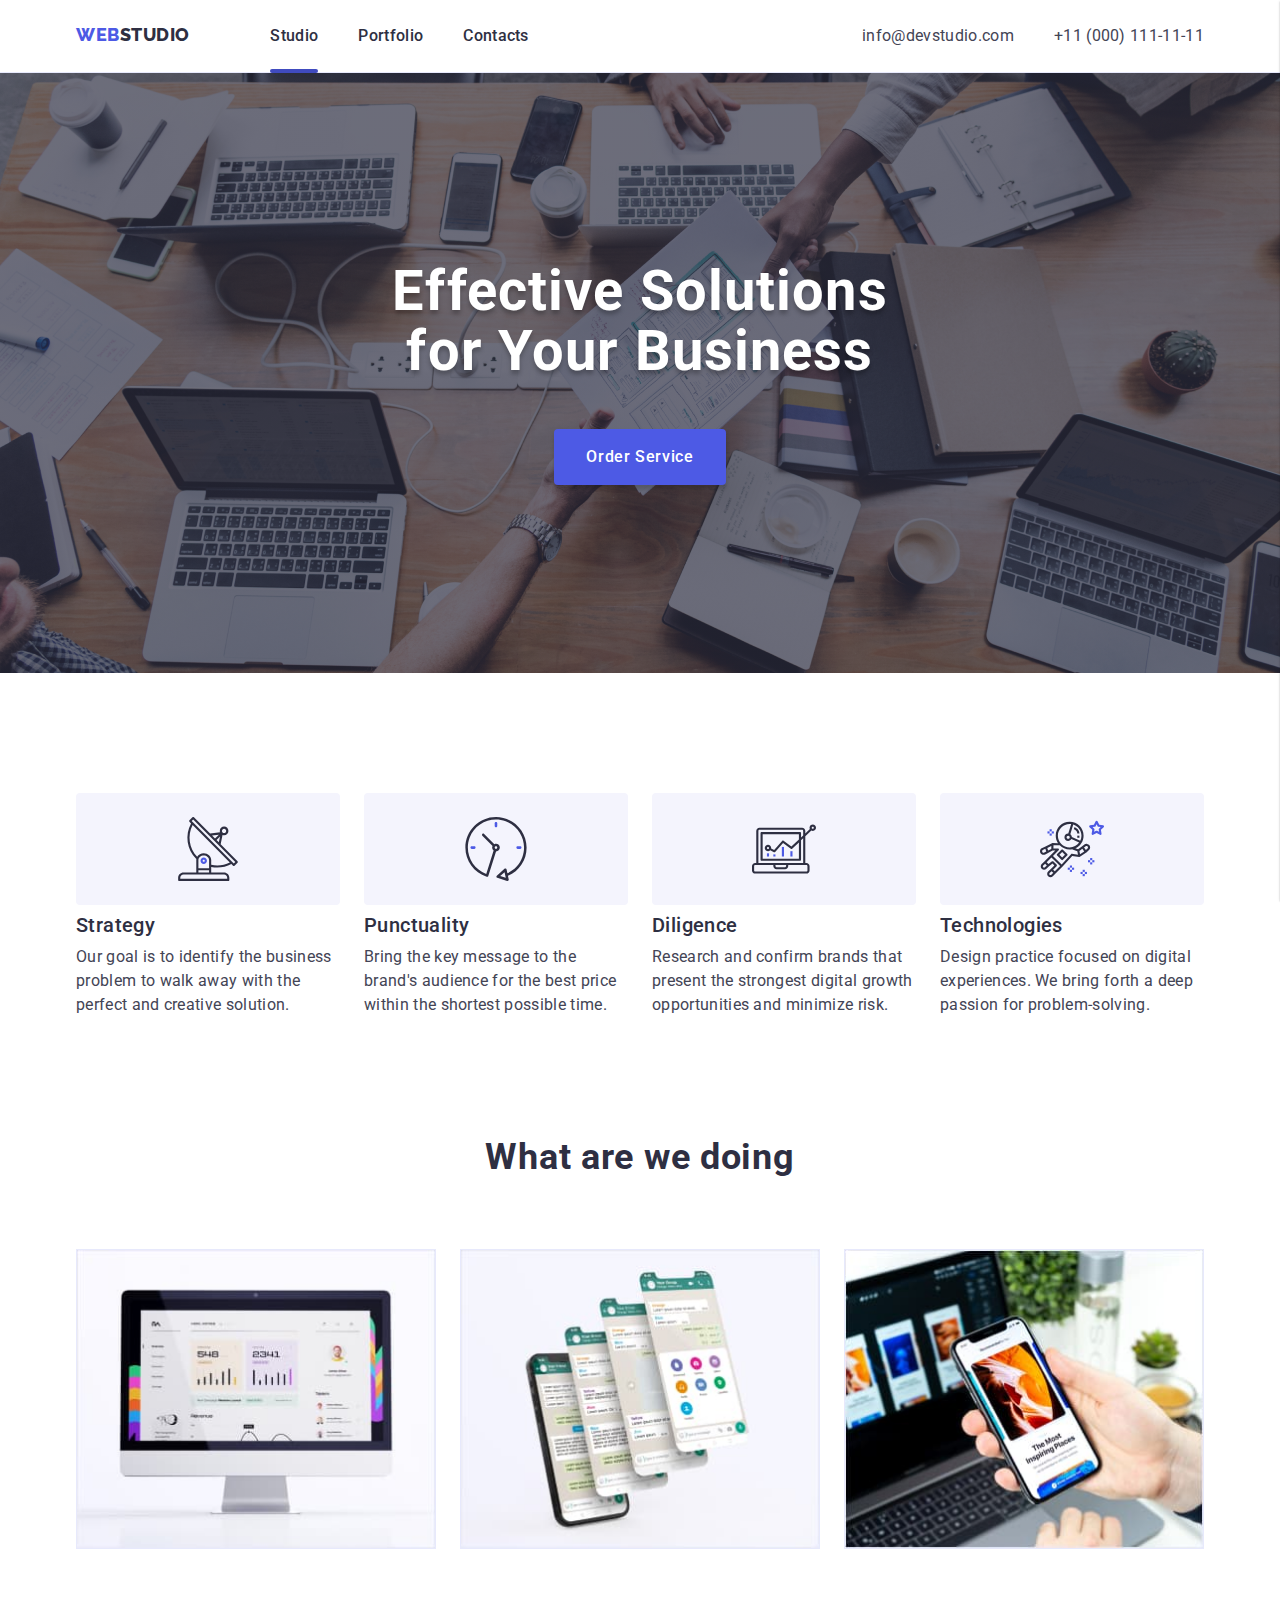
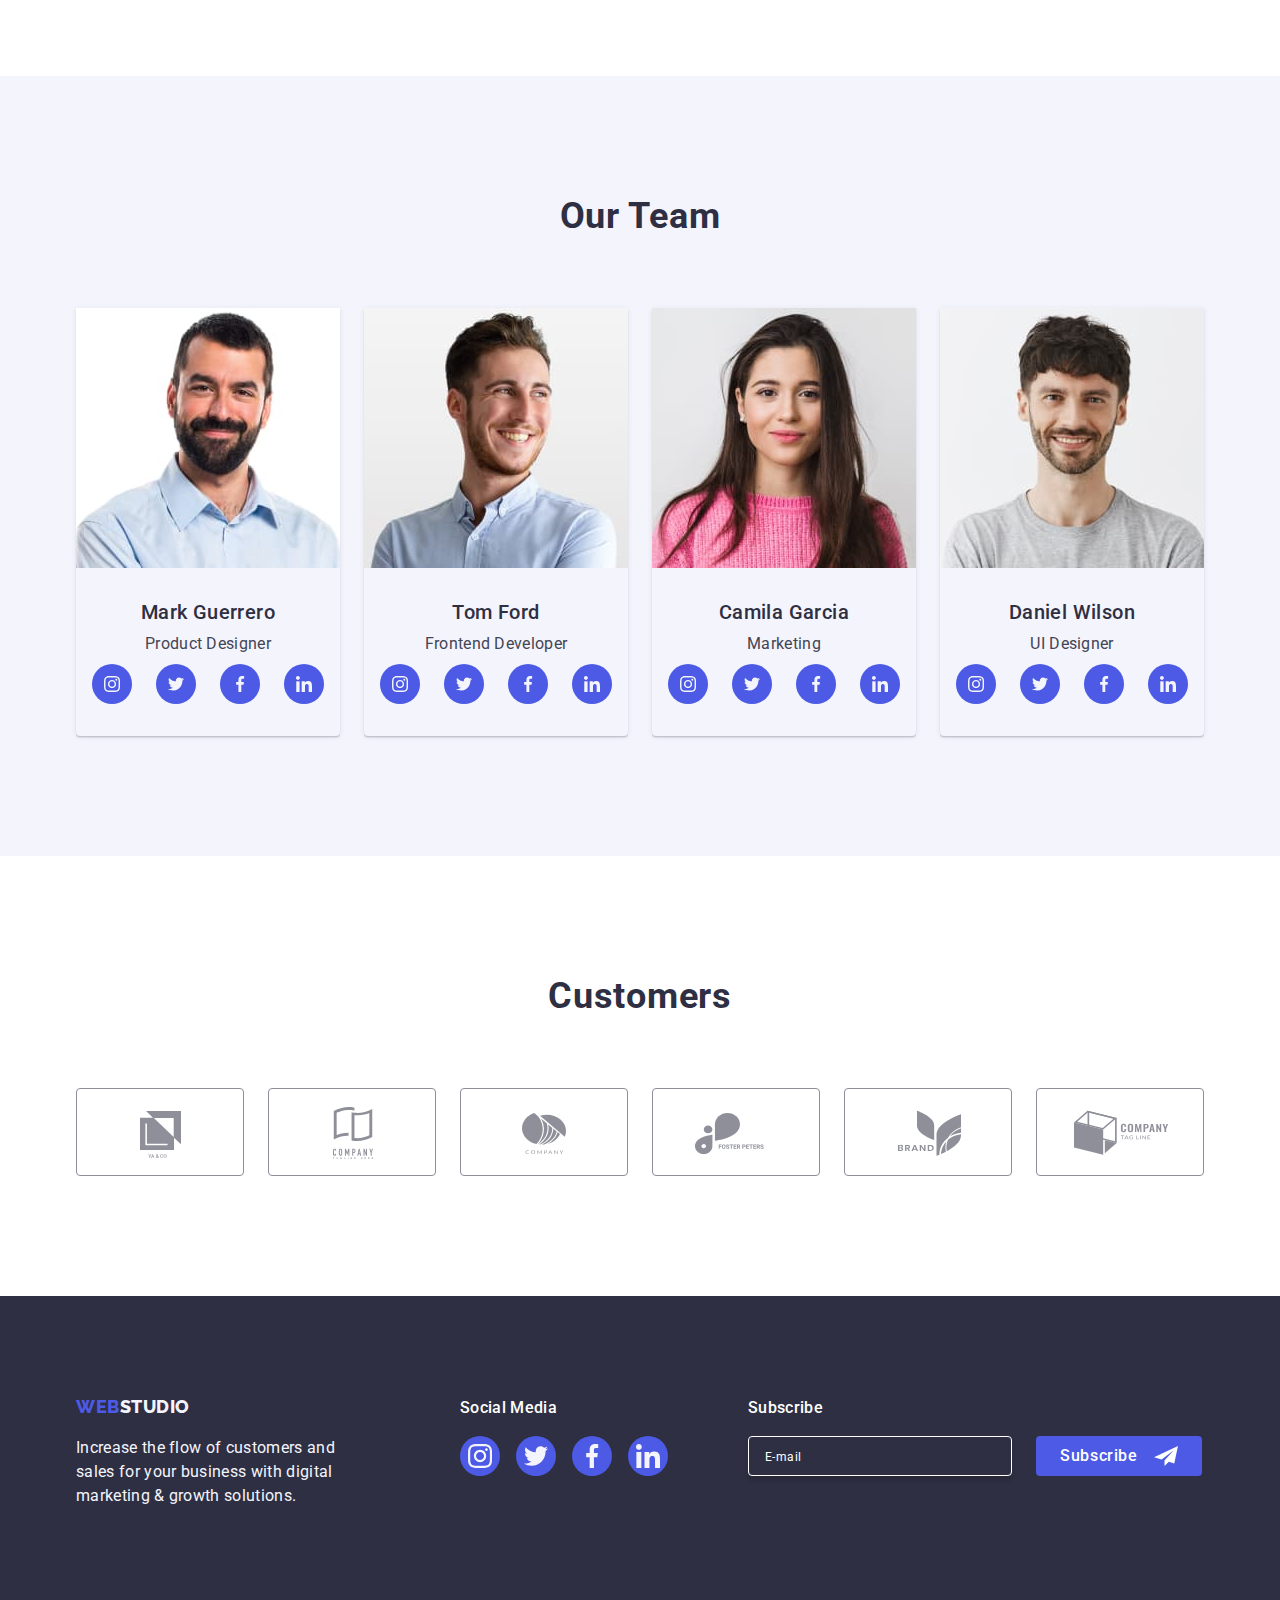
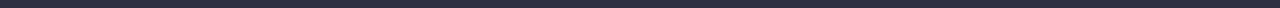
<file: index.html>
<!doctype html>

<html lang="en">
  <head>
    <meta charset="utf-8">
    <meta name="viewport" content="width=device-width, initial-scale-1.0">
    <meta name="description" content="GoIT Homework">
    <title>GoIT Homework 07</title>
    <link rel="stylesheet" href="css/style.css">
    <link rel="stylesheet" href="css/modern-normalize.css">
    <link rel="stylesheet" href="https://fonts.googleapis.com/css2?family=Raleway:wght@800&family=Roboto:wght@400;500;700;900&display=swap">
  </head>

  <body>
    <header class="body-header">
      <div class="header container">
        <nav>
          <a class="logo" href="index.html">
            WEB<span class="logo-header">STUDIO</span>
          </a>

          <ul class="navigation-list">
            <li>
              <a class="navigation-link navigation-active" href="index.html">Studio</a>
            </li>

            <li>
              <a class="navigation-link" href="portfolio.html">Portfolio</a>
            </li>

            <li>
              <a class="navigation-link" href="#">Contacts</a>
            </li>
          </ul>
        </nav>

        <address>
          <ul class="address-list">
            <li>
              <a class="address-link" href="mailto:info@devstudio.com">info@devstudio.com</a>
            </li>
            
            <li>
              <a class="address-link" href="tel:+110001111111">+11 (000) 111-11-11</a>
            </li>
          </ul>
        </address>

        <button class="menu-toggle js-open-menu" aria-expanded="false" aria-controls="mobile-menu">
          <svg class="burger-menu-icon" width="32" height="22" viewBox="0 0 32 22">
            <use href="images/icons.svg#burger"></use>
          </svg>
        </button>
      </div>
    </header>

    <main>
      <section class="hero-section">
        <div class="hero">
          <h1 class="hero-title">Effective Solutions for Your Business</h1>

          <button class="order-button" type="button" data-modal-open>
            Order Service
          </button>
        </div>
      </section>

      <section class="advantage-section">
        <div class="container">
          <ul class="advantage-list">
            <li class="advantage-item">
              <div class="advantage-background">
                <svg class="advantage-icon" width="64" height="64" viewBox="0 0 64 64">
                  <use href="images/icons.svg#strategy"></use>
                </svg>
              </div>
              <h3>Strategy</h3>
              <p>
                Our goal is to identify the business
                problem to walk away with the
                perfect and creative solution.
              </p>
            </li>

            <li class="advantage-item">
              <div class="advantage-background">
                <svg class="advantage-icon" width="64" height="64" viewBox="0 0 64 64">
                  <use href="images/icons.svg#punctuality"></use>
                </svg>
              </div>
              <h3>Punctuality</h3>
              <p>
                Bring the key message to the
                brand's audience for the best price
                within the shortest possible time.
              </p>
            </li>

            <li class="advantage-item">
              <div class="advantage-background">
                <svg class="advantage-icon" width="64" height="64" viewBox="0 0 64 64">
                  <use href="images/icons.svg#diligence"></use>
                </svg>
              </div>
              <h3>Diligence</h3>
              <p>
                Research and confirm brands that
                present the strongest digital growth
                opportunities and minimize risk.
              </p>
            </li>

            <li class="advantage-item">
              <div class="advantage-background">
                <svg class="advantage-icon" width="64" height="64" viewBox="0 0 64 64">
                  <use href="images/icons.svg#technologies"></use>
                </svg>
              </div>
              <h3>Technologies</h3>
              <p>
                Design practice focused on digital
                experiences. We bring forth a deep
                passion for problem-solving.
              </p>
            </li>
          </ul>
        </div>
      </section>

      <section class="service-section">
        <div class="container">
          <h2 class="service-title">What are we doing</h2>

          <ul class="service-list">
            <li>
              <img
                src="images/dashboard-statistics.jpg"
                alt="A monitor presenting graphical data"
                width="360"
              >
            </li>

            <li>
              <img
                src="images/mobile-messaging.jpg"
                alt="Smartphone visualizing messaging feature"
                width="360"
              >
            </li>

            <li>
              <img
                src="images/mobile-application.jpg"
                alt="Smartphone in hand showing some web content"
                width="360"
              >
            </li>
          </ul>
        </div>
      </section>

      <section class="team-section">
        <div class="container">
          <h2 class="team-title">Our Team</h2>

          <ul class="team-list">
            <li class="team-item">
              <img
                src="images/member-mark-guerrero-product-designer.jpg"
                alt="Mark Guerrero"
                width="264"
              >
              <div class="team-details">
                <h4>Mark Guerrero</h4>
                <p>Product Designer</p>
                <ul class="team-socmed-list">
                  <li>
                    <a class="team-socmed-item" href="#" target="_blank" rel="noreferrer noopener">
                      <svg class="team-socmed-icon" width="16" height="16" viewBox="0 0 16 16">
                        <use href="images/icons.svg#instagram"></use>
                      </svg>
                    </a>
                  </li>

                  <li>
                    <a class="team-socmed-item" href="#" target="_blank" rel="noreferrer noopener">
                      <svg class="team-socmed-icon" width="16" height="16" viewBox="0 0 16 16">
                        <use href="images/icons.svg#twitter"></use>
                      </svg>
                    </a>
                  </li>

                  <li>
                    <a class="team-socmed-item" href="#" target="_blank" rel="noreferrer noopener">
                      <svg class="team-socmed-icon" width="16" height="16" viewBox="0 0 16 16">
                        <use href="images/icons.svg#facebook"></use>
                      </svg>
                    </a>
                  </li>

                  <li>
                    <a class="team-socmed-item" href="#" target="_blank" rel="noreferrer noopener">
                      <svg class="team-socmed-icon" width="16" height="16" viewBox="0 0 16 16">
                        <use href="images/icons.svg#linkedin"></use>
                      </svg>
                    </a>
                  </li>
                </ul>
              </div>
            </li>

            <li class="team-item">
              <img
                src="images/member-tom-ford-frontend-developer.jpg"
                alt="Tom Ford"
                width="264"
              >
              <div class="team-details">
                <h4>Tom Ford</h4>
                <p>Frontend Developer</p>
                <ul class="team-socmed-list">
                  <li>
                    <a class="team-socmed-item" href="#" target="_blank" rel="noreferrer noopener">
                      <svg class="team-socmed-icon" width="16" height="16" viewBox="0 0 24 24">
                        <use href="images/icons.svg#instagram"></use>
                      </svg>
                    </a>
                  </li>

                  <li>
                    <a class="team-socmed-item" href="#" target="_blank" rel="noreferrer noopener">
                      <svg class="team-socmed-icon" width="16" height="16" viewBox="0 0 16 16">
                        <use href="images/icons.svg#twitter"></use>
                      </svg>
                    </a>
                  </li>

                  <li>
                    <a class="team-socmed-item" href="#" target="_blank" rel="noreferrer noopener">
                      <svg class="team-socmed-icon" width="16" height="16" viewBox="0 0 16 16">
                        <use href="images/icons.svg#facebook"></use>
                      </svg>
                    </a>
                  </li>

                  <li>
                    <a class="team-socmed-item" href="#" target="_blank" rel="noreferrer noopener">
                      <svg class="team-socmed-icon" width="16" height="16" viewBox="0 0 16 16">
                        <use href="images/icons.svg#linkedin"></use>
                      </svg>
                    </a>
                  </li>
                </ul>
              </div>
            </li>

            <li class="team-item">
              <img
                src="images/member-camila-garcia-marketing.jpg"
                alt="Camila Garcia"
                width="264"
              >
              <div class="team-details">
                <h4>Camila Garcia</h4>
                <p>Marketing</p>
                <ul class="team-socmed-list">
                  <li>
                    <a class="team-socmed-item" href="#" target="_blank" rel="noreferrer noopener">
                      <svg class="team-socmed-icon" width="16" height="16" viewBox="0 0 24 24">
                        <use href="images/icons.svg#instagram"></use>
                      </svg>
                    </a>
                  </li>

                  <li>
                    <a class="team-socmed-item" href="#" target="_blank" rel="noreferrer noopener">
                      <svg class="team-socmed-icon" width="16" height="16" viewBox="0 0 16 16">
                        <use href="images/icons.svg#twitter"></use>
                      </svg>
                    </a>
                  </li>

                  <li>
                    <a class="team-socmed-item" href="#" target="_blank" rel="noreferrer noopener">
                      <svg class="team-socmed-icon" width="16" height="16" viewBox="0 0 16 16">
                        <use href="images/icons.svg#facebook"></use>
                      </svg>
                    </a>
                  </li>

                  <li>
                    <a class="team-socmed-item" href="#" target="_blank" rel="noreferrer noopener">
                      <svg class="team-socmed-icon" width="16" height="16" viewBox="0 0 16 16">
                        <use href="images/icons.svg#linkedin"></use>
                      </svg>
                    </a>
                  </li>
                </ul>
              </div>
            </li>

            <li class="team-item">
              <img
                src="images/member-daniel-wilson-ui-designer.jpg"
                alt="Daniel Wilson"
                width="264"
              >
              <div class="team-details">
                <h4>Daniel Wilson</h4>
                <p>UI Designer</p>
                <ul class="team-socmed-list">
                  <li>
                    <a class="team-socmed-item" href="#" target="_blank" rel="noreferrer noopener">
                      <svg class="team-socmed-icon" width="16" height="16" viewBox="0 0 24 24">
                        <use href="images/icons.svg#instagram"></use>
                      </svg>
                    </a>
                  </li>

                  <li>
                    <a class="team-socmed-item" href="#" target="_blank" rel="noreferrer noopener">
                      <svg class="team-socmed-icon" width="16" height="16" viewBox="0 0 16 16">
                        <use href="images/icons.svg#twitter"></use>
                      </svg>
                    </a>
                  </li>

                  <li>
                    <a class="team-socmed-item" href="#" target="_blank" rel="noreferrer noopener">
                      <svg class="team-socmed-icon" width="16" height="16" viewBox="0 0 16 16">
                        <use href="images/icons.svg#facebook"></use>
                      </svg>
                    </a>
                  </li>

                  <li>
                    <a class="team-socmed-item" href="#" target="_blank" rel="noreferrer noopener">
                      <svg class="team-socmed-icon" width="16" height="16" viewBox="0 0 16 16">
                        <use href="images/icons.svg#linkedin"></use>
                      </svg>
                    </a>
                  </li>
                </ul>
              </div>
            </li>
          </ul>
        </div>
      </section>

      <section class="customer-section">
        <div>
          <h2 class="customer-title">Customers</h2>

          <ul class="customer-list">
            <li class="customer-item">
              <svg class="customer-icon" width="104" height="56" viewBox="0 0 104 56">
                <use href="images/icons.svg#customer1"></use>
              </svg>
            </li>

            <li class="customer-item">
              <svg class="customer-icon" width="104" height="56" viewBox="0 0 104 56">
                <use href="images/icons.svg#customer2"></use>
              </svg>
            </li>

            <li class="customer-item">
              <svg class="customer-icon" width="104" height="56" viewBox="0 0 104 56">
                <use href="images/icons.svg#customer3"></use>
              </svg>
            </li>

            <li class="customer-item">
              <svg class="customer-icon" width="104" height="56" viewBox="0 0 104 56">
                <use href="images/icons.svg#customer4"></use>
              </svg>
            </li>

            <li class="customer-item">
              <svg class="customer-icon" width="104" height="56" viewBox="0 0 104 56">
                <use href="images/icons.svg#customer5"></use>
              </svg>
            </li>

            <li class="customer-item">
              <svg class="customer-icon" width="104" height="56" viewBox="0 0 104 56">
                <use href="images/icons.svg#customer6"></use>
              </svg>
            </li>
          </ul>
        </div>
      </section>
    </main>

    <footer class="body-footer">
      <div class="footer container">
        <div class="footer-footnote">
          <a class="logo" href="index.html">
            WEB<span class="footer-logo">STUDIO</span>
          </a>
          <p class="footer-text">
            Increase the flow of customers and
            sales for your business with digital
            marketing & growth solutions.
          </p>
        </div>
        
        <div class="footer-platforms">
          <p class="footer-socmed">Social Media</p>
  
          <ul class="footer-socmed-list">
            <li>
              <a class="footer-socmed-item" href="#" target="_blank" rel="noreferrer noopener">
                <svg class="footer-socmed-icon" width="24" height="24" viewBox="0 0 24 24">
                  <use href="images/icons.svg#instagram"></use>
                </svg>
              </a>
            </li>
            
            <li>
              <a class="footer-socmed-item" href="#" target="_blank" rel="noreferrer noopener">
                <svg class="footer-socmed-icon" width="24" height="24" viewBox="0 0 16 16">
                  <use href="images/icons.svg#twitter"></use>
                </svg>
              </a>
            </li>
  
            <li>
              <a class="footer-socmed-item" href="#" target="_blank" rel="noreferrer noopener">
                <svg class="footer-socmed-icon" width="24" height="24" viewBox="0 0 16 16">
                  <use href="images/icons.svg#facebook"></use>
                </svg>
              </a>
            </li>
  
            <li>
              <a class="footer-socmed-item" href="#" target="_blank" rel="noreferrer noopener">
                <svg class="footer-socmed-icon" width="24" height="24" viewBox="0 0 16 16">
                  <use href="images/icons.svg#linkedin"></use>
                </svg>
              </a>
            </li>
          </ul>
        </div>

        <div class="footer-form">
          <form name="subscription-form" autocomplete="off" method="post" action="#">
            <label class="footer-form-label">
              <p class="footer-form-subscription">
                Subscribe
              </p>
              <input
                class="footer-form-input"
                type="email"
                name="email"
                placeholder="E-mail"
                required
              />
            </label>

            <button class="subscribe-button" type="submit">
              Subscribe
              <svg class="footer-form-subscribe" width="24" height="24" viewbox="0 0 24 24">
                <use href="images/icons.svg#subscribe"></use>
              </svg>
            </button>
          </form>
        </div>
      </div>
    </footer>

    <!-- Modal Section -->
    <div class="backdrop conceal" data-modal>
      <div class="modal">
        <button class="modal-close" type="button" data-modal-close>
          <svg class="modal-close-icon" width="8" height="8" viewBox="0 0 8 8">
            <use href="images/icons.svg#modal-close"></use>
          </svg>
        </button>

        <div class="modal-information">
          <p class="modal-header">
            Leave your contacts and we will call you back
          </p>

          <form class="modal-form" autocomplete="off" method="post" action="#">
            <label class="form-label" for="full_name">
              Name
              <input class="form-input" type="text" name="full_name" required>
              <svg class="input-icon" width="18" height="18" viewBox="0 0 18 18">
                <use href="images/icons.svg#modal-name"></use>
              </svg>
            </label>
    
            <label class="form-label" for="phone_number">
              Phone
              <input class="form-input" type="tel" name="phone_number" required>
              <svg class="input-icon" width="18" height="24" viewBox="0 0 18 24">
                <use href="images/icons.svg#modal-phone"></use>
              </svg>
            </label>
    
            <label class="form-label" for="email_address">
              Email
              <input class="form-input" type="email" name="email_address" required>
              <svg class="input-icon" width="18" height="24" viewBox="0 0 18 24">
                <use href="images/icons.svg#modal-email"></use>
              </svg>
            </label>
    
            <label class="form-comment" for="comments">
              Comment
              <textarea class="form-textarea" placeholder="Text input" name="comments"></textarea>
            </label>

            <label class="form-terms" for="agree">
              <input class="modal-checkbox" type="checkbox" name="agree" value="agree" required>
                <svg class="checkbox-icon" width="16" height="16" viewBox="0 0 10 8">
                  <use href="images/icons.svg#modal-check"></use>
                </svg>
                <span class="checkbox-text">
                  I accept the terms and conditions of the <a class="form-agreement" href="#" target="_blank" rel="noreferrer noopener"> Privacy Policy</a>
                </span>
            </label>
          </form>

          <button class="form-send" type="submit">
            Send
          </button>
        </div>
      </div>
    </div>

    <!-- Mobile View -->
    <div class="menu-container js-menu-container">
      <button class="menu-toggle menu-close js-close-menu">
        <svg class="modal-close-icon" width="8" height="8" viewBox="0 0 8 8">
          <use href="images/icons.svg#modal-close"></use>
        </svg>
      </button>

      <ul class="mobile-navigation-list">
        <li>
          <a class="mobile-navigation-link mobile-active" href="index.html">
            <h2>Studio</h2>
          </a>
        </li>

        <li>
          <a class="mobile-navigation-link" href="portfolio.html">
            <h2>Portfolio</h2>
          </a>
        </li>

        <li>
          <a class="mobile-navigation-link" href="#">
            <h2>Contacts</h2>
          </a>
        </li>
      </ul>

      <address>
        <ul class="mobile-address-list">
          <li>
            <a class="mobile-number-link" href="tel:+110001111111"><h2>+11 (000) 111-11-11</h2></a>
          </li>

          <li>
            <a class="mobile-email-link" href="mailto:info@devstudio.com"><h4>info@devstudio.com</h4></a>
          </li>
        </ul>
      </address>

      <ul class="mobile-socmed-list">
        <li>
          <a class="team-socmed-item" href="#" target="_blank" rel="noreferrer noopener">
            <svg class="team-socmed-icon" width="16" height="16" viewBox="0 0 16 16">
              <use href="images/icons.svg#instagram"></use>
            </svg>
          </a>
        </li>

        <li>
          <a class="team-socmed-item" href="#" target="_blank" rel="noreferrer noopener">
            <svg class="team-socmed-icon" width="16" height="16" viewBox="0 0 16 16">
              <use href="images/icons.svg#twitter"></use>
            </svg>
          </a>
        </li>

        <li>
          <a class="team-socmed-item" href="#" target="_blank" rel="noreferrer noopener">
            <svg class="team-socmed-icon" width="16" height="16" viewBox="0 0 16 16">
              <use href="images/icons.svg#facebook"></use>
            </svg>
          </a>
        </li>

        <li>
          <a class="team-socmed-item" href="#" target="_blank" rel="noreferrer noopener">
            <svg class="team-socmed-icon" width="16" height="16" viewBox="0 0 16 16">
              <use href="images/icons.svg#linkedin"></use>
            </svg>
          </a>
        </li>
      </ul>
    </div>
    <script src="./js/modal.js"></script>
    <script src="./js/mobile-menu.js"></script>
  </body>
</html>
</file>
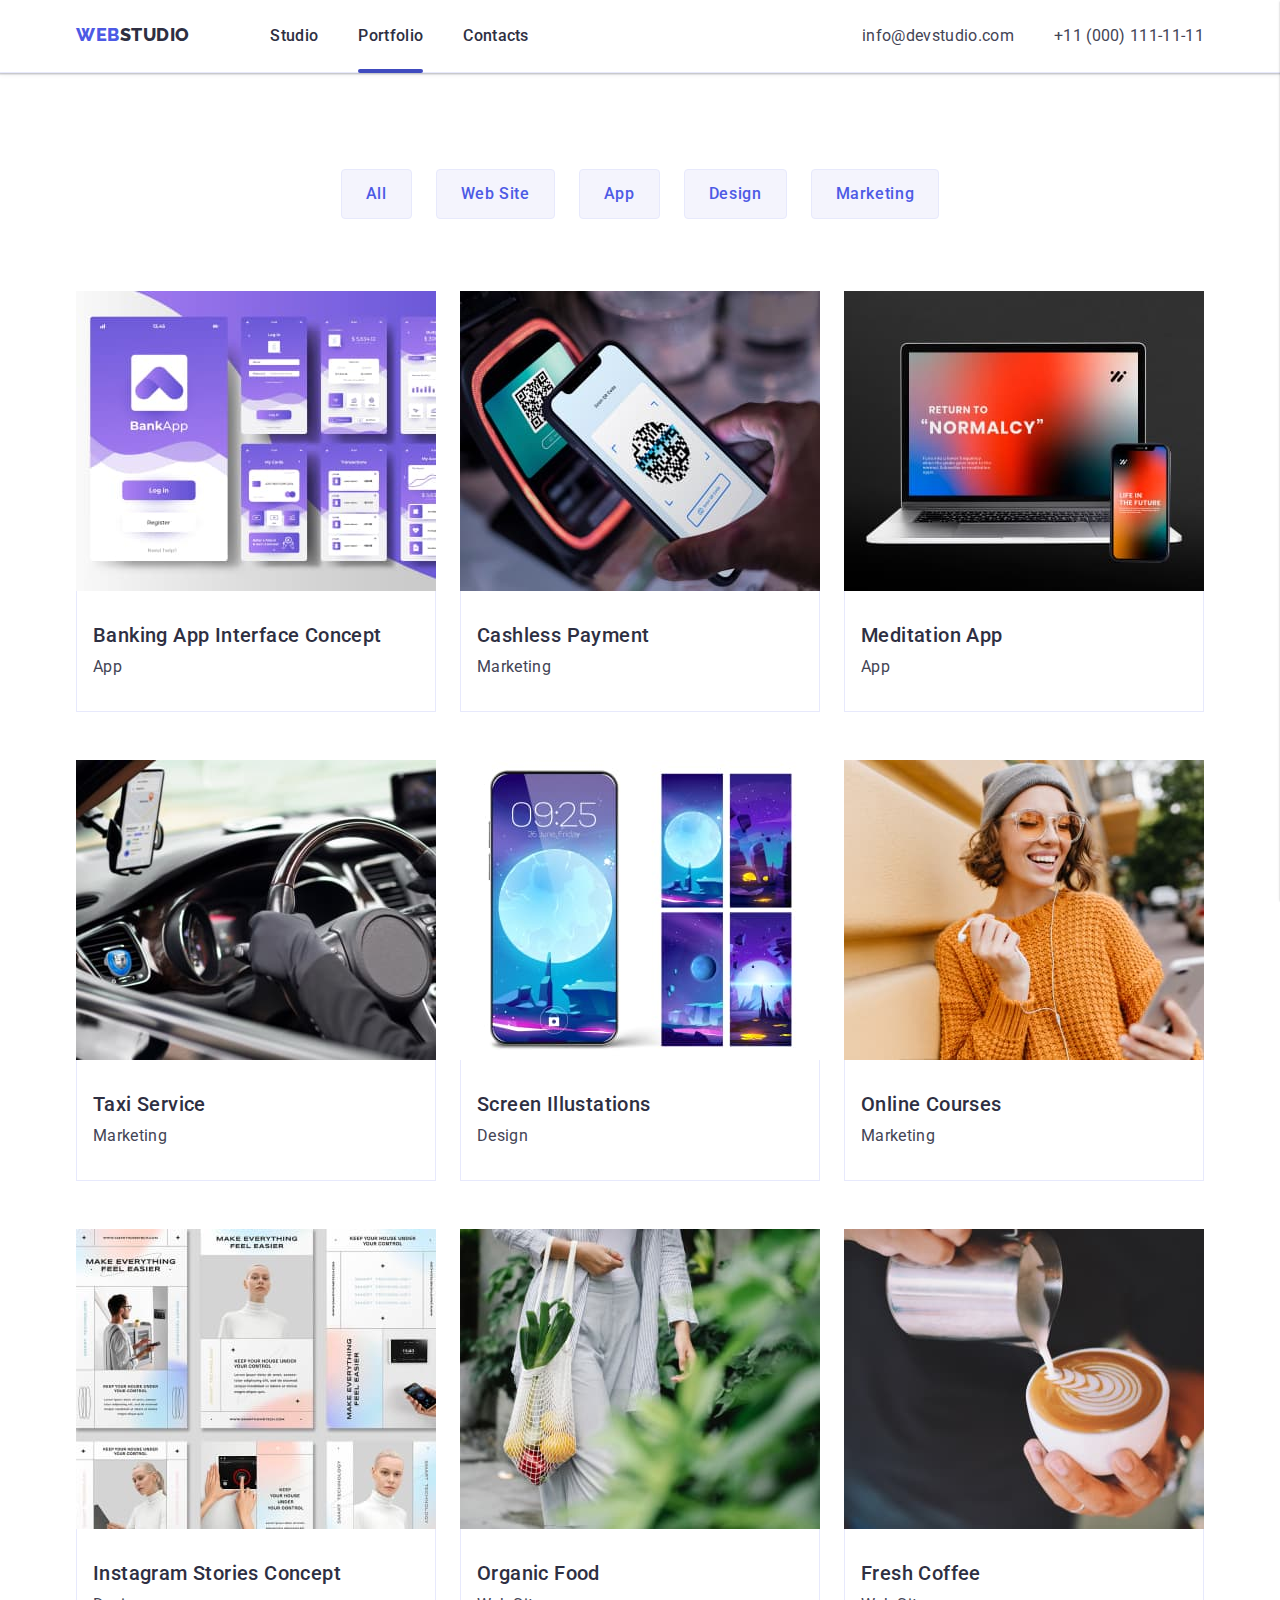
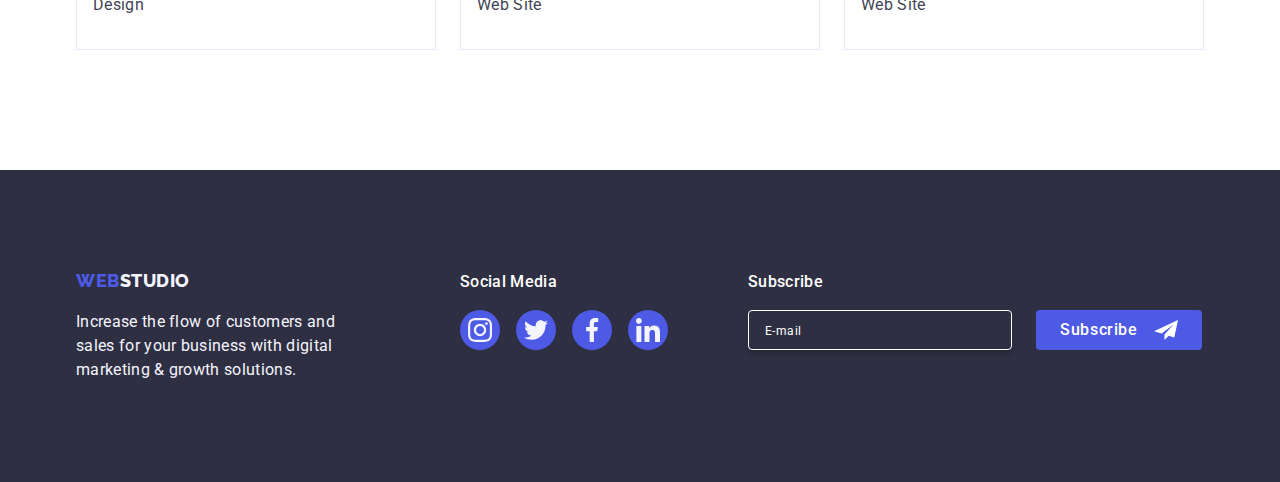
<file: portfolio.html>
<!doctype html>

<html lang="en">
  <head>
    <meta charset="utf-8"/>
    <meta name="viewport" content="width=device-width, initial-scale-1.0"/>
    <meta name="description" content="GoIT Homework"/>
    <title>Portfolio</title>
    <link rel="stylesheet" href="css/style.css">
    <link rel="stylesheet" href="css/modern-normalize.css">
    <link rel="stylesheet" href="https://fonts.googleapis.com/css2?family=Raleway:wght@800&family=Roboto:wght@400;500;700;900&display=swap">
  </head>

  <body>
    <header class="body-header">
      <div class="header container">
        <nav>
          <a class="logo" href="index.html">
            WEB<span class="logo-header">STUDIO</span>
          </a>

          <ul class="navigation-list">
            <li class="navigation-item">
              <a class="navigation-link" href="index.html">Studio</a>
            </li>

            <li class="navigation-item">
              <a class="navigation-link navigation-active" href="portfolio.html">Portfolio</a>
            </li>

            <li class="navigation-item">
              <a class="navigation-link" href="#">Contacts</a>
            </li>
          </ul>
        </nav>

        <address>
          <ul class="address-list">
            <li>
              <a class="address-link" href="mailto:info@devstudio.com">info@devstudio.com</a>
            </li>
            
            <li>
              <a class="address-link" href="tel:+110001111111">+11 (000) 111-11-11</a>
            </li>
          </ul>
        </address>

        <button class="menu-toggle js-open-menu" aria-expanded="false" aria-controls="mobile-menu">
          <svg class="burger-menu-icon" width="32" height="22" viewBox="0 0 32 22">
            <use href="images/icons.svg#burger"></use>
          </svg>
        </button>
      </div>
    </header>

    <main>
      <section class="portfolio-section">
        <div class="container">
          <ul class="filter-list">
            <li>
              <button class="filter-button" type="button">
                All
              </button>
            </li>

            <li>
              <button class="filter-button" type="button">
                Web Site
              </button>
            </li>

            <li>
              <button class="filter-button" type="button">
                App
              </button>
            </li>

            <li>
              <button class="filter-button" type="button">
                Design
              </button>
            </li>

            <li>
              <button class="filter-button" type="button">
                Marketing
              </button>
            </li>
          </ul>

          <ul class="portfolio-list">
            <li>
              <a class="portfolio-item" href="#">
                <div class="portfolio-card">
                  <img
                    src="images/portfolio-bank-app-ui.jpg"
                    alt="Bank application concept design for smartphones"
                    width="360"
                    height="300"
                  />
                  <p class="portfolio-content">
                    Lorem ipsum dolor sit, amet consectetur adipisicing elit.
                    Culpa explicabo veniam rerum velit tempora, assumenda necessitatibus.
                    Dolore, debitis. Debitis facilis harum numquam eos autem repellendus!
                  </p>
                </div>
                <div class="portfolio-description">
                  <h4>Banking App Interface Concept</h4>
                  <p>App</p>
                </div>
              </a>
            </li>

            <li>
              <a class="portfolio-item" href="#">
                <div class="portfolio-card">
                  <img
                  src="images/portfolio-cashless-payment.jpg"
                  alt="Smartphone scanning a QR Code for transaction"
                  width="360"
                  height="300"
                  />
                  <p class="portfolio-content">
                    Lorem ipsum dolor sit amet consectetur adipisicing elit.
                    Voluptatibus tempora, autem corrupti tempore sunt eius, commodi ea velit dolor necessitatibus molestiae.
                    Accusantium nisi animi natus!
                  </p>
                </div>
                <div class="portfolio-description">
                  <h4>Cashless Payment</h4>
                  <p>Marketing</p>
                </div>
              </a>
            </li>

            <li>
              <a class="portfolio-item" href="#">
                <div class="portfolio-card">
                  <img
                    src="images/portfolio-device-application.jpg"
                    alt="Homepage design in screen of laptop and smartphone"
                    width="360"
                    height="300"
                  />
                  <p class="portfolio-content">
                    Lorem ipsum, dolor sit amet consectetur adipisicing elit.
                    Quod dolore nisi, reprehenderit libero voluptas possimus alias? Libero, cupiditate.
                    Aperiam voluptatibus doloribus blanditiis perspiciatis quam magnam!
                  </p>
                </div>
                <div class="portfolio-description">
                  <h4>Meditation App</h4>
                  <p>App</p>
                </div>
              </a>
            </li>

            <li>
              <a class="portfolio-item" href="#">
                <div class="portfolio-card">
                  <img
                    src="images/portfolio-taxi-service.jpg"
                    alt="Smartphone used to locate destination while in transport"
                    width="360"
                    height="300"
                  />
                  <p class="portfolio-content">
                    Lorem ipsum dolor sit amet consectetur adipisicing elit.
                    Vel eaque harum nulla eos fugiat id ullam maxime dolorem, hic dicta odit.
                    Dolorem a corrupti laudantium?
                  </p>
                </div>
                <div class="portfolio-description">
                  <h4>Taxi Service</h4>
                  <p>Marketing</p>
                </div>
              </a>
            </li>

            <li>
              <a class="portfolio-item" href="#">
                <div class="portfolio-card">
                  <img
                    src="images/portfolio-smartphone-wallpaper.jpg"
                    alt="Wallpaper designs for smartphones"
                    width="360"
                    height="300"
                  />
                  <p class="portfolio-content">
                    Lorem ipsum dolor, sit amet consectetur adipisicing elit.
                    Commodi accusamus excepturi earum maiores in fugiat quia,
                    ipsum, minima consectetur, cupiditate ut laborum nobis et odit.
                  </p>
                </div>
                <div class="portfolio-description">
                  <h4>Screen Illustations</h4>
                  <p>Design</p>
                </div>
              </a>
            </li>

            <li>
              <a class="portfolio-item" href="#">
                <div class="portfolio-card">
                  <img
                    src="images/portfolio-female-model.jpg"
                    alt="A female using smartphone watching video in hand and listening via earphones"
                    width="360"
                    height="300"
                  />
                  <p class="portfolio-content">
                    Lorem ipsum dolor sit amet, consectetur adipisicing elit.
                    Quos veritatis voluptatem exercitationem! Nostrum quae distinctio iste deserunt repellendus dolores!
                    Itaque non distinctio consequuntur nobis inventore?
                  </p>
                </div>
                <div class="portfolio-description">
                  <h4>Online Courses</h4>
                  <p>Marketing</p>
                </div>
              </a>
            </li>

            <li>
              <a class="portfolio-item" href="#">
                <div class="portfolio-card">
                  <img
                    src="images/portfolio-instagram-guide.jpg"
                    alt="Image guide for posting stories on Instagram"
                    width="360"
                    height="300"
                  />
                  <p class="portfolio-content">
                    Lorem ipsum, dolor sit amet consectetur adipisicing elit.
                    Molestiae labore maxime vel atque nesciunt quaerat.Animi, ut maiores!
                    Officia velit iusto, quibusdam ad dicta enim!
                  </p>
                </div>
                <div class="portfolio-description">
                  <h4>Instagram Stories Concept</h4>
                  <p>Design</p>
                </div>
              </a>
            </li>

            <li>
              <a class="portfolio-item" href="#">
                <div class="portfolio-card">
                  <img
                    src="images/portfolio-organic-food.jpg"
                    alt="Fruits and vegetables in net bag carried by a person"
                    width="360"
                    height="300"
                  />
                  <p class="portfolio-content">
                    Lorem ipsum dolor sit amet consectetur adipisicing elit.
                    Omnis, cupiditate, itaque odio alias, nemo non nobis voluptatem corrupti iure optio ipsam!
                    Odit consequuntur facilis officiis.
                  </p>
                </div>
                <div class="portfolio-description">
                  <h4>Organic Food</h4>
                  <p>Web Site</p>
                </div>
              </a>
            </li>

            <li>
              <a class="portfolio-item" href="#">
                <div class="portfolio-card">
                  <img
                    src="images/portfolio-fresh-coffee.jpg"
                    alt="A barista doing a latte art by pouring milk in a cup of coffee"
                    width="360"
                    height="300"
                  />
                  <p class="portfolio-content">
                    Lorem ipsum dolor sit amet consectetur, adipisicing elit.
                    Omnis culpa quod atque ut deserunt laboriosam quidem.
                    At sapiente nemo dignissimos temporibus quae eos obcaecati quos.
                  </p>
                </div>
                <div class="portfolio-description">
                  <h4>Fresh Coffee</h4>
                  <p>Web Site</p>
                </div>
              </a>
            </li>
          </ul>
        </div>
      </section>
    </main>

    <footer class="body-footer">
      <div class="footer container">
        <div class="footer-footnote">
          <a class="logo" href="index.html">
            WEB<span class="footer-logo">STUDIO</span>
          </a>
          <p class="footer-text">
            Increase the flow of customers and
            sales for your business with digital
            marketing & growth solutions.
          </p>
        </div>
        
        <div class="footer-platforms">
          <p class="footer-socmed">Social Media</p>
  
          <ul class="footer-socmed-list">
            <li>
              <a class="footer-socmed-item" href="#" target="_blank" rel="noreferrer noopener">
                <svg class="footer-socmed-icon" width="24" height="24" viewBox="0 0 24 24">
                  <use href="images/icons.svg#instagram"></use>
                </svg>
              </a>
            </li>
            
            <li>
              <a class="footer-socmed-item" href="#" target="_blank" rel="noreferrer noopener">
                <svg class="footer-socmed-icon" width="24" height="24" viewBox="0 0 16 16">
                  <use href="images/icons.svg#twitter"></use>
                </svg>
              </a>
            </li>
  
            <li>
              <a class="footer-socmed-item" href="#" target="_blank" rel="noreferrer noopener">
                <svg class="footer-socmed-icon" width="24" height="24" viewBox="0 0 16 16">
                  <use href="images/icons.svg#facebook"></use>
                </svg>
              </a>
            </li>
  
            <li>
              <a class="footer-socmed-item" href="#" target="_blank" rel="noreferrer noopener">
                <svg class="footer-socmed-icon" width="24" height="24" viewBox="0 0 16 16">
                  <use href="images/icons.svg#linkedin"></use>
                </svg>
              </a>
            </li>
          </ul>
        </div>

        <div class="footer-form">
          <form name="subscription-form" autocomplete="on" method="">
            <label class="footer-form-label">
              <p class="footer-form-subscription">
                Subscribe
              </p>
              <input
                class="footer-form-input"
                type="email"
                name="email"
                placeholder="E-mail"
                required
              />
            </label>

            <button class="subscribe-button" type="submit">
              Subscribe
              <svg class="footer-form-subscribe" width="24" height="24" viewbox="0 0 24 24">
                <use href="images/icons.svg#subscribe"></use>
              </svg>
            </button>
          </form>
        </div>
      </div>
    </footer>

    <!-- Mobile View -->
    <div class="menu-container js-menu-container">
      <button class="menu-toggle menu-close js-close-menu">
        <svg class="modal-close-icon" width="8" height="8" viewBox="0 0 8 8">
          <use href="images/icons.svg#modal-close"></use>
        </svg>
      </button>

      <ul class="mobile-navigation-list">
        <li>
          <a class="mobile-navigation-link" href="index.html">
            <h2>Studio</h2>
          </a>
        </li>

        <li>
          <a class="mobile-navigation-link mobile-active" href="portfolio.html">
            <h2>Portfolio</h2>
          </a>
        </li>

        <li>
          <a class="mobile-navigation-link" href="#">
            <h2>Contacts</h2>
          </a>
        </li>
      </ul>

      <address>
        <ul class="mobile-address-list">
          <li>
            <a class="mobile-number-link" href="tel:+110001111111"><h2>+11 (000) 111-11-11</h2></a>
          </li>

          <li>
            <a class="mobile-email-link" href="mailto:info@devstudio.com"><h4>info@devstudio.com</h4></a>
          </li>
        </ul>
      </address>

      <ul class="mobile-socmed-list">
        <li>
          <a class="team-socmed-item" href="#" target="_blank" rel="noreferrer noopener">
            <svg class="team-socmed-icon" width="16" height="16" viewBox="0 0 16 16">
              <use href="images/icons.svg#instagram"></use>
            </svg>
          </a>
        </li>

        <li>
          <a class="team-socmed-item" href="#" target="_blank" rel="noreferrer noopener">
            <svg class="team-socmed-icon" width="16" height="16" viewBox="0 0 16 16">
              <use href="images/icons.svg#twitter"></use>
            </svg>
          </a>
        </li>

        <li>
          <a class="team-socmed-item" href="#" target="_blank" rel="noreferrer noopener">
            <svg class="team-socmed-icon" width="16" height="16" viewBox="0 0 16 16">
              <use href="images/icons.svg#facebook"></use>
            </svg>
          </a>
        </li>

        <li>
          <a class="team-socmed-item" href="#" target="_blank" rel="noreferrer noopener">
            <svg class="team-socmed-icon" width="16" height="16" viewBox="0 0 16 16">
              <use href="images/icons.svg#linkedin"></use>
            </svg>
          </a>
        </li>
      </ul>
    </div>

    <script src="./js/mobile-menu.js"></script>
  </body>
</html>
</file>
<file: css/style.css>
/* --- Color Scheme --- */
:root {
  --iris: #4d5ae5;
  --ocean: #404bbf;
  --navyblue: #2e2f42;
  --navyblue-modal: #2e2f4266;
  --green: #31d0aa;
  --slate: #434455;
  --lightslate: #8e8f99;
  --cornflower: #e7e9fc;
  --cloud: #f4f4fd;
  --modal: #abacb3;
  --grey: #808080;
  --white: #fff;
  --dairy: #fcfcfc;

  --hero-gradient: #2e2f42b3;

  --shadow-text: #00000040;
  --shadow-box: #00000026;

  --shadow-side: #2e2f4214;
  --shadow-bottom: #2e2f4229;

  --filter-one: #0000001f;
  --filter-two: #00000014;
  --filter-three: #0000001a;

  --shadow-modal-one: #00000033;
  /* --shadow-modal-two: #00000033; filter one*/
  --shadow-modal-three: #00000024;

  --link-underline: #0000ff00;

  --animation: 250ms cubic-bezier(0.4, 0, 0.2, 1);
}
/* --- Color Scheme --- */

/* ---- Typography ---- */
body {
  margin: 0;
  padding: 0;
  font-family: Roboto, sans-serif;
  font-size: 16px;
  font-weight: 400;
  line-height: 24px;
  letter-spacing: .32px;
}

h1, h2, h3, h4, h5, h6 {
  margin: 0;
  padding: 0;
  font-family: Roboto, sans-serif;
  font-style: normal;
}

h1 {
  font-size: 56px;
  font-weight: 700;
  line-height: 60px;
  letter-spacing: 1.12px;
}

h2 {
  font-size: 36px;
  font-weight: 700;
  line-height: 40px;
  letter-spacing: .72px;
}

h3 {
  color: var(--navyblue);
  font-size: 20px;
  font-weight: 500;
  line-height: 24px;
  letter-spacing: .4px;
}

h4 {
  color: var(--navyblue);
  font-size: 20px;
  font-weight: 500;
  line-height: 24px;
  letter-spacing: .4px;
}

a {
  text-decoration: none;
  cursor: pointer;
}

p {
  color: var(--slate);
  margin: 0;
  padding: 0;
}

button {
  border: none;
  outline: none;
  cursor: pointer;
}

ul {
  margin: 0;
  padding: 0;
  list-style: none;
}

input {
  outline: none;
}

textarea {
  outline: none;
  resize: none;
}

.container {
  width: 1158px;
  margin: 0 auto;
  padding: 0 15px;
}

.logo {
  color: var(--iris);
  font-family: Raleway, sans-serif;
  font-size: 18px;
  font-weight: 800;
  line-height: 21px;
  letter-spacing: .54px;
}
/* ---- Typography ---- */

/* --- Header Style --- */
.body-header {
  background: var(--white);
  border-bottom: 1px solid var(--cornflower);
  box-shadow: 0px 1px 6px 0px var(--shadow-side),
              0px 1px 1px 0px var(--shadow-bottom),
              0px 2px 1px 0px var(--shadow-side);
}

.header {
  display: flex;
  align-items:flex-start;
  justify-content: space-between;
}

.logo-header {
  color: var(--navyblue);
}

.navigation-list {
  display: inline-flex;
  align-items: flex-start;
  gap: 40px;
  margin: 24px 0 24px 76px;
}

.navigation-link {
  color: var(--navyblue);
  font-weight: 500;
  text-decoration: none;
  position: relative;
  transition: color var(--animation);
}

.navigation-link:hover::after {
  width: 100%;
}

.navigation-link::after {
  content: '';
  border-radius: 2px;
  width: 0;
  height: 4px;
  background-color: var(--ocean);
  position: absolute;
  bottom: -27.5px;
  left: 0;
  transition: width var(--animation);
}

.navigation-active::after {
  width: 100%;
}

.address-list {
  display: inline-flex;
  align-items: flex-start;
  gap: 40px;
  margin: 24px 0;
}

.address-link {
  color: var(--slate);
  font-style: normal;
  text-decoration: none;
  transition: color var(--animation);
}

.navigation-link:hover,
.navigation-link:focus,
.address-link:hover,
.address-link:focus {
  color: var(--ocean);
}

/* Mobile Modal */
.menu-toggle {
  display: none;
}

.menu-close {
  outline: none;
  border: none;
  padding: 0;
  background-color: transparent;
  width: 24px;
  height: 24px;
  border-radius: 50%;
  align-items: center;
  justify-content: center;
  color: var(--navyblue);
  border: 1px solid var(--navyblue-modal);
  position: absolute;
  right: 24px;
  top: 24px;
  transition: color var(--animation),
              background-color var(--animation),
              border-color var(--animation);
}

.mobile-navigation-list {
  display: flex;
  flex-direction: column;
  align-items: flex-start;
  justify-content: center;
  padding-left: 40px;
  margin-top: 80px;
  gap: 40px;
}

.mobile-navigation-link {
  color: var(--navyblue);
  font-weight: 500;
  text-decoration: none;
  position: relative;
  transition: color var(--animation);
}

.mobile-active {
  color: var(--ocean);
}

.mobile-address-list {
  display: flex;
  flex-direction: column;
  align-items: flex-start;
  justify-content: center;
  margin-top: 284px;
  padding-left: 40px;
  gap: 40px;
}

.mobile-number-link {
  color: var(--ocean);
}

.mobile-email-link {
  color: var(--slate);
}

.mobile-socmed-list {
  display: flex;
  flex-direction: row;
  align-items: center;
  justify-content: center;
  padding-left: 40px;
  padding-bottom: 40px;
  gap: 56px;
}
/* --- Header Style --- */

/* ---- Main Style ---- */

/* Hero Section */
.hero-section {
  background: var(--navyblue);
  background: linear-gradient( var(--hero-gradient), 
                               var(--hero-gradient) ), 
              url('../images/people-office-1.jpg');
  background-repeat: no-repeat;
  background-position: center;
  background-size: cover;
  padding: 188px 0;
}

.hero {
  display: flex;
  flex-direction: column;
  align-items: center;
  justify-content: center;
}

.hero-title {
  color: var(--white);
  text-align: center;
  text-shadow: 0px 4px 4px var(--shadow-text);
  width: 496px;
  margin-bottom: 48px;
}

.order-button {
/* Button Style */
  background-color: var(--iris);
  border-radius: 4px;
  box-shadow: 0px 4px 4px 0px var(--shadow-box);
  padding: 16px 32px;
  transition: background-color var(--animation);
/* Text Style */
  color: var(--white);
  font-family: Roboto, sans-serif;
  font-size: 16px;
  font-weight: 500;
  line-height: 24px;
  letter-spacing: .64px;
}

.order-button:hover,
.order-button:focus {
  background-color: var(--ocean);
}

/* Modal Style */
.backdrop {
  background-color: var(--navyblue-modal);
  display: block;
  position: fixed;
  top: 0;
  left: 0;
  width: 100%;
  height: 100%;
  opacity: 1;
  transition: opacity var(--animation);
}

.backdrop.conceal {
  opacity: 0;
  pointer-events: none;
}

.modal {
  position: absolute;
  padding: 24px;
  top: 50%;
  left: 50%;
  min-width: 408px;
  min-height: 584px;
  background-color: var(--dairy);
  box-shadow: 0px 2px 1px 0px var(--shadow-modal-one),
              0px 1px 3px 0px var(--filter-one),
              0px 1px 1px 0px var(--shadow-modal-three);
  border-radius: 4px;
  transform: translate(-50%, -50%) scale(1);
  transition: transform var(--animation);
}

.modal-close {
  background-color: var(--cornflower);
  width: 24px;
  height: 24px;
  border-radius: 50%;
  align-items: center;
  justify-content: center;
  color: var(--navyblue);
  border: 1px solid var(--navyblue-modal);
  position: absolute;
  right: 24px;
  top: 24px;
  transition: color var(--animation),
              background-color var(--animation),
              border-color var(--animation);
}

.modal-close-icon {
  width: 8px;
  height: 8px;
  fill: var(--navyblue);
  transition: fill var(--animation);
}

.modal-close:hover {
  background-color: var(--ocean);
  border-color: var(--ocean);
  color: var(--cloud);
}

.modal-close:hover .modal-close-icon {
  fill: var(--cloud);
}

.modal-information {
  display: flex;
  flex-direction: column;
  align-items: center;
}

.modal-header {
  color: var(--navyblue);
  text-align: center;
  font-weight: 500;
  margin-top: 48px;
  margin-bottom: 16px;
}

.modal-form {
  display: flex;
  flex-direction: column;
  align-items: flex-start;
  border-radius: 4px;
}

.form-label {
  display: flex;
  flex-direction: column;
  margin-bottom: 8px;
  color: var(--lightslate);
  font-size: 12px;
  line-height: 14px;
  letter-spacing: .48px;
}

.form-input {
  width: 360px;
  height: 40px;
  padding: 11px 16px 11px 38px;
  border-radius: 4px;
  border: 1px solid var(--navyblue-modal);
  transition: border var(--animation);
}

.input-icon {
  position: absolute;
  left: 40px;
  width: 18px;
  height: 24px;
  transform: translateY(95%);
  fill: var(--navyblue);
  transition: fill var(--animation);
}

.form-textarea {
  width: 360px;
  height: 120px;
  padding: 8px 16px;
  border-radius: 4px;
  border: 1px solid var(--navyblue-modal);
  transition: border var(--animation);
}

.form-input:hover,
.form-input:focus,
.form-textarea:hover,
.form-textarea:focus {
  border: 1px solid var(--iris);
}

.form-input:hover + .input-icon,
.form-input:focus + .input-icon {
  fill: var(--iris);
}

.form-comment {
  display: flex;
  flex-direction: column;
  margin-bottom: 16px;
  color: var(--lightslate);
  font-size: 12px;
  line-height: 14px;
  letter-spacing: .48px;
}

.form-terms {
  display: block;
  color: var(--lightslate);
  align-items: center;
  justify-content: center;
  font-size: 12px;
  line-height: 14px;
  letter-spacing: .48px;
}

.modal-checkbox {
  /* appearance: none; */
  position: absolute;
  width: 16px;
  height: 16px;
  margin: 0;
  padding: 0;
  border: 0;
  opacity: 0;
}

.checkbox-icon {
  border: 1px solid var(--navyblue-modal);
  border-radius: 2px;
  width: 16px;
  height: 16px;
  padding: 3px 2px;
  fill: var(--white);
  cursor: pointer;
  transition: border var(--animation);
}

.modal-checkbox:checked + .checkbox-icon {
  border-color: var(--iris);
  background-color: var(--iris);
}

.checkbox-icon:hover,
.checkbox-icon:focus {
  border: 1px solid var(--iris);
}

.checkbox-text {
  margin-left: 9px;
  margin-top: 3px;
}

.form-agreement {
  color: var(--iris);
  text-decoration: underline;
  line-height: 16px;
  transition: color, text-decoration-color var(--animation);
}

.form-agreement:hover,
.form-agreement:focus {
  color: var(--ocean);
  text-decoration-color: var(--link-underline);
}

.form-send {
  margin-top: 24px;
  width: 169px;
  height: 56px;
  padding: 16px 32px;
  border-radius: 4px;
  background-color: var(--iris);
  box-shadow: 0px 4px 4px 0px var(--shadow-box);
  color: var(--white);
  font-weight: 500;
  letter-spacing: .64px;
  transition: background-color var(--animation);
}

.form-send:hover,
.form-send:focus {
  background-color: var(--ocean);
}
/* Hero Section */

/* Advantage Section */
.advantage-section {
  background: var(--white);
  padding-top: 120px;
}

.advantage-list {
  display: flex;
  justify-content: space-between;
  align-items: center;
  gap: 24px;
}

.advantage-item {
  display: flex;
  flex-direction: column;
  gap: 8px;
  text-align: left;
}

.advantage-background {
  background: var(--cloud);
  display: flex;
  justify-content: center;
  align-items: center;
  border-radius: 4px;
  width: 264px/*100%*/;
  height: 112px;
}
/* Advantage Section */

/* Service Section */
.service-section {
  background: var(--white);
  flex-direction: column;
  justify-content: center;
  align-items: center;
  padding: 120px 0;
}

.service-title {
  color: var(--navyblue);
  text-align: center;
  margin-bottom: 72px;
}

.service-list {
  display: flex;
  justify-content: space-between;
  align-items: center;
  gap: 24px;
}

.service-list img {
  border: 1px solid var(--cornflower);
}
/* Service Section */

/* Team Section */
.team-section {
  background: var(--cloud);
  padding: 120px 0;
}

.team-title {
  color: var(--navyblue);
  text-align: center;
  margin-bottom: 72px;
}

.team-list {
  display: flex;
  justify-content: space-between;
  align-items: center;
  gap: 24px;
}

.team-item {
  display: flex;
  flex-direction: column;
  justify-content: center;
  align-items: center;
  gap: 32px;
  border-radius: 0px 0px 4px 4px;
  background: var(--color-white);
  box-shadow: 0px 2px 1px 0px var(--shadow-side),
              0px 1px 1px 0px var(--shadow-bottom),
              0px 1px 6px 0px var(--shadow-side);
}

.team-details {
  display: flex;
  width: 232px;
  flex-direction: column;
  justify-content: center;
  align-items: center;
  gap: 8px;
  margin-bottom: 32px;
}

.team-socmed-list {
  display: inline-flex;
  gap: 24px;
}

.team-socmed-item {
  width: 40px;
  height: 40px;
  border-radius: 50%;
  display: flex;
  align-items: center;
  justify-content: center;
  background-color: var(--iris);
  transition: background-color var(--animation);
}

.team-socmed-item:hover,
.team-socmed-item:focus {
  background-color: var(--ocean);
}

.team-socmed-icon {
  width: auto;
  fill: var(--cloud);
}
/* Team Section */

/* Customer Section */
.customer-section {
  display: flex;
  justify-content: center;
  align-items: center;
  flex-direction: column;
  padding: 120px 0;
}

.customer-title {
  color: var(--navyblue);
  text-align: center;
  margin-bottom: 72px;
}

.customer-list {
  display: flex;
  align-items: center;
  gap: 24px;
}

.customer-item {
  display: flex;
  justify-content: center;
  align-items: center;
  width: 168px;
  height: 88px;
  border-radius: 4px;
  border: 1px solid var(--lightslate);
  transition: border var(--animation);
}

.customer-icon {
  width: auto;
  fill: var(--lightslate);
  transition: fill var(--animation);
}

.customer-item:hover,
.customer-item:focus {
  border: 1px solid var(--ocean);
}

.customer-item:hover svg,
.customer-item:focus svg {
  fill: var(--ocean);
}
/* Customer Section */
/* ---- Main Style ---- */

/* --- Footer Style --- */
.body-footer {
  background-color: var(--navyblue);
  padding: 100px 0;
}

.footer {
  display: flex;
  align-items: flex-start;
  /* gap: 120px */
}

.footer-logo {
  color: var(--cloud);
}

.footer-text {
  color: var(--cloud);
  width: 264px;
  margin-top: 16px;
}

.footer-platforms {
  margin-left: 120px;
}

.footer-socmed,
.footer-form-subscription {
  color: var(--white);
  font-weight: 500;
}

.footer-socmed-list {
  display: inline-flex;
  align-items: flex-start;
  gap: 16px;
  margin-top: 16px;
}

.footer-socmed-item {
  width: 40px;
  height: 40px;
  border-radius: 50%;
  display: flex;
  align-items: center;
  justify-content: center;
  background-color: var(--iris);
  transition: background-color var(--animation);
}

.footer-socmed-item:hover,
.footer-socmed-item:focus {
  background-color: var(--green);
}

.footer-socmed-icon {
  width: auto;
  fill: var(--cloud);
}

.footer-form-subscribe {
  width: auto;
  fill: var(--white);
}

.footer-form form {
  display: flex;
  flex-direction: row;
  align-items: flex-end;
}

.footer-form {
  flex-shrink: 0;
  margin-left: 80px;
}

.footer-form-label {
  display: block;
  color: var(--white);
  font-weight: 500;
}

.footer-form-input {
  color: var(--white);
  width: 264px;
  height: 40px;
  padding: 8px 16px;
  display: flex;
  margin-top: 16px;
  font-size: 14px;
  flex-shrink: 0;
  background: var(--navyblue);
  border-radius: 4px;
  border: 1px solid var(--white);
  box-shadow: 0px 4px 4px 0px var(--shadow-box);
}

.footer-form-input::placeholder {
  color: var(--white);
  font-size: 12px;
  font-style: normal;
  font-weight: 400;
  line-height: 24px;
  letter-spacing: .48px;
}

.subscribe-button {
  height: 40px;
  display: inline-flex;
  padding: 8px 24px;
  justify-content: center;
  align-items: center;
  gap: 16px;
  margin-left: 24px;
  border: none;
  font-weight: 500;
  line-height: 24px;
  letter-spacing: .64px;
  border-radius: 4px;
  color: var(--white);
  background-color: var(--iris);
  transition: background-color var(--animation);
}

.subscribe-button:hover,
.subscribe-button:focus {
  background-color: var(--ocean);
}
/* --- Footer Style --- */

/* -- Portfolio Style -- */
.portfolio-section {
  flex-direction: column;
  padding: 96px 0 120px;
}

.filter-list {
  display: flex;
  justify-content: center;
  align-items: center;
  gap: 24px;
  margin-bottom: 72px;
}

.filter-button {
/* Button Style */
  background: var(--cloud);
  border: 1px solid var(--cornflower);
  border-radius: 4px;
/* Text Style */
  color: var(--iris);
  padding: 12px 24px;
  font-family: Roboto, sans-serif;
  font-size: 16px;
  font-style: normal;
  font-weight: 500;
  line-height: 24px;
  letter-spacing: .64px;
  transition: background-color var(--animation),
              border var(--animation),
              box-shadow var(--animation);
}

.filter-button:hover,
.filter-button:focus {
/* Button Style */
  background-color: var(--ocean);
  border: 1px solid var(--ocean);
  box-shadow: 0px 2px 2px 0px var(--filter-one),
              0px 2px 1px 0px var(--filter-two),
              0px 3px 1px 0px var(--filter-three);
/* Text Style */
  color: var(--white);
}

.portfolio-list {
  display: flex;
  flex-wrap: wrap;
  justify-content: space-between;
  align-items: center;
  row-gap: 48px;
  column-gap: 24px;
}

.portfolio-item {
  display: flex;
  flex-direction: column;
  background: var(--white);
  transition: box-shadow var(--animation);
}

.portfolio-item:hover,
.portfolio-item:focus {
  box-shadow: 0px 2px 1px 0px var(--shadow-side),
              0px 1px 1px 0px var(--shadow-bottom),
              0px 1px 6px 0px var(--shadow-side);
  cursor: pointer;
}

.portfolio-card {
  position: relative;
  overflow: hidden;
  height: 300px;
}

.portfolio-content {
  position: absolute;
  top: 0;
  height: 100%;
  width: 100%;
  padding: 40px 32px;
  background-color: var(--iris);
  color: var(--cloud);
  transform: translateY(100%);
  transition: transform var(--animation);
}

.portfolio-item:hover .portfolio-content {
  transform: translateY(0);
}

.portfolio-description {
  display: flex;
  flex-direction: column;
  gap: 8px;
  padding: 32px 16px;
  border-bottom: 1px solid var(--cornflower);
  border-left: 1px solid var(--cornflower);
  border-right: 1px solid var(--cornflower);
}
/* -- Portfolio Style -- */

/* Mobile View */
.menu-container.is-open {
  transform: translateX(0);
}

.menu-container {
  display: flex;
  flex-direction: column;
  align-items: flex-start;
  justify-content: space-between;
  position: fixed;
  top: 0;
  left: 0;
  width: 100%;
  height: 100%;
  /* padding: 80px 35px 40px 0; */
  background-color: var(--white);
  box-shadow: 0px 2px 1px 0px var(--shadow-modal-one),
              0px 1px 3px 0px var(--filter-one),
              0px 1px 1px 0px var(--shadow-modal-three);
  transform: translateX(100%);
  transition: transform var(--animation);
}

@media only screen and (max-width: 428px) {
  h1 {
    font-size: 36px;
    font-weight: 700;
    line-height: 40px;
    letter-spacing: .72px;
  }

  h3 {
    color: var(--navyblue);
    font-size: 36px;
    font-weight: 700;
    line-height: 40px;
    letter-spacing: .72px;
  }

  .header {
    display: flex;
    align-items: center;
    justify-content: space-between;
  }

  .header.container {
    width: 396px;
    padding: 24px 0;
  }

  section > .container {
    width: 396px;
    padding: 24px 0;
  }
  
  .container {
    width: 775px;
    margin: 0 auto;
    padding: 24px 16px 22px 16px;
  }

  .navigation-list,
  .address-list {
    display: none;
  }

  .menu-toggle {
    display: flex;
    background-color: transparent;
    outline: none;
    border: none;
    padding: 0;
  }

  .hero-section {
    padding: 112px 0;
  }

  .hero-title {
    width: 320px;
    margin-bottom: 72px;
  }

  .advantage-section {
    padding: 96px 0;
  }

  .advantage-list {
    display: flex;
    flex-direction: column;
    justify-content: center;
    align-items: center;
    width: 396px;
    gap: 72px;
  }

  .advantage-item {
    display: flex;
    flex-direction: column;
    align-items: center;
    justify-content: center;
    gap: 8px;
    text-align: left;
  }

  .advantage-background {
    display: none;
  }

  .service-section {
    display: none;
  }

  .team-section {
    display: flex;
    align-items: center;
    justify-content: center;
    padding: 96px 0;
  }

  .team-list {
    display: flex;
    flex-direction: column;
    justify-content: center;
    align-items: center;
    gap: 72px;
  }

  .customer-section {
    display: flex;
    justify-content: center;
    align-items: center;
    padding: 96px 0;
  }

  .customer-list {
    display: flex;
    flex-wrap: wrap;
    justify-content: center;
    align-items: center;
    gap: 24px;
  }

  .body-footer {
    padding: 96px 0;
  }
  
  .footer {
    display: flex;
    flex-direction: column;
    align-items: center;
    justify-content: center;
    width: 396px;
    gap: 72px;
  }

  .footer-footnote {
    display: flex;
    flex-direction: column;
    align-items: center;
    justify-content: center;
  }

  .footer-platforms {
    display: flex;
    flex-direction: column;
    align-items: center;
    justify-content: center;
    margin: 0;
  }

  .footer-form form {
    display: flex;
    flex-direction: column;
    align-items: center;
    justify-content: center;
    text-align: center;
    gap: 16px;
  }
  
  .footer-form {
    display: flex;
    flex-direction: column;
    align-items: center;
    justify-content: center;
    margin: 0;
  }

  .footer-form-input {
    width: 398px;
  }

  .portfolio-section {
    padding: 48px 0;
  }

  .filter-list {
    display: flex;
    flex-wrap: wrap;
    justify-content: flex-start;
    align-items: center;
    gap: 24px;
    margin-bottom: 48px;
  }

  .portfolio-card img {
    width: 396px;
    height: auto;
  }
}

/* Tablet View */
@media only screen and (min-width: 429px) and (max-width: 768px) {
  h1 {
    font-size: 36px;
    font-weight: 700;
    line-height: 40px;
    letter-spacing: .72px;
  }

  h3 {
    color: var(--navyblue);
    font-size: 36px;
    font-weight: 700;
    line-height: 40px;
    letter-spacing: .72px;
  }

  .header {
    display: flex;
    align-items: center;
    justify-content: space-between;
  }

  section > .container {
    width: 768px;
    padding: 0;
  }

  .footer.container {
    width: 768px;
    padding: 24px 0;
  }
  
  .container {
    width: 775px;
    margin: 0 auto;
  }

  .address-list {
    display: flex;
    flex-direction: column;
    align-items: flex-start;
    gap: 12px;
    margin: 0;
  }

  .hero-section {
    padding: 112px 0;
  }

  .advantage-section {
    display: flex;
    align-items: center;
    justify-content: center;
    padding: 0;
  }

  .advantage-list {
    display: flex;
    flex-wrap: wrap;
    justify-content: flex-start;
    align-items: center;
    column-gap: 24px;
    row-gap: 72px;
    margin-top: 96px;
    margin-bottom: 96px;
  }

  .advantage-item {
    display: flex;
    flex-direction: column;
    align-items: flex-start;
    justify-content: center;
    gap: 8px;
    text-align: left;
    width: 356px;
    padding: 0 16px;
  }

  .advantage-background {
    display: none;
  }

  .service-section {
    display: none;
  }

  .team-section {
    display: flex;
    flex-wrap: wrap;
    align-items: center;
    justify-content: center;
    width: 768px;
    padding: 96px 0;
  }

  .team-list {
    display: flex;
    flex-wrap: wrap;
    justify-content: center;
    align-items: center;
    gap: 72px;
  }

  .customer-section {
    display: flex;
    flex-wrap: wrap;
    justify-content: center;
    align-items: center;
    padding: 96px 0;
    width: 768px;
  }

  .customer-list {
    display: flex;
    flex-wrap: wrap;
    justify-content: center;
    align-items: center;
    row-gap: 72px;
    column-gap: 35px;
  }

  .body-footer {
    padding: 96px 0;
  }
  
  .footer {
    display: flex;
    flex-wrap: wrap;
    align-items: flex-start;
    justify-content: center;
    width: 736px;
    gap: 72px;
  }

  .footer-footnote {
    display: flex;
    flex-direction: column;
    align-items: flex-start;
    justify-content: center;
  }

  .footer-platforms {
    display: flex;
    flex-direction: column;
    align-items: flex-start;
    justify-content: flex-start;
    margin: 0;
  }

  .footer-form form {
    display: flex;
    flex-direction: row;
    align-items: flex-end;
    justify-content: baseline;
    text-align: left;
    gap: 16px;
  }
  
  .footer-form {
    display: flex;
    flex-direction: column;
    justify-content: flex-start;
    margin: 0;
  }

  .portfolio-card img {
    width: 356px;
    height: auto;
  }
}
</file>
